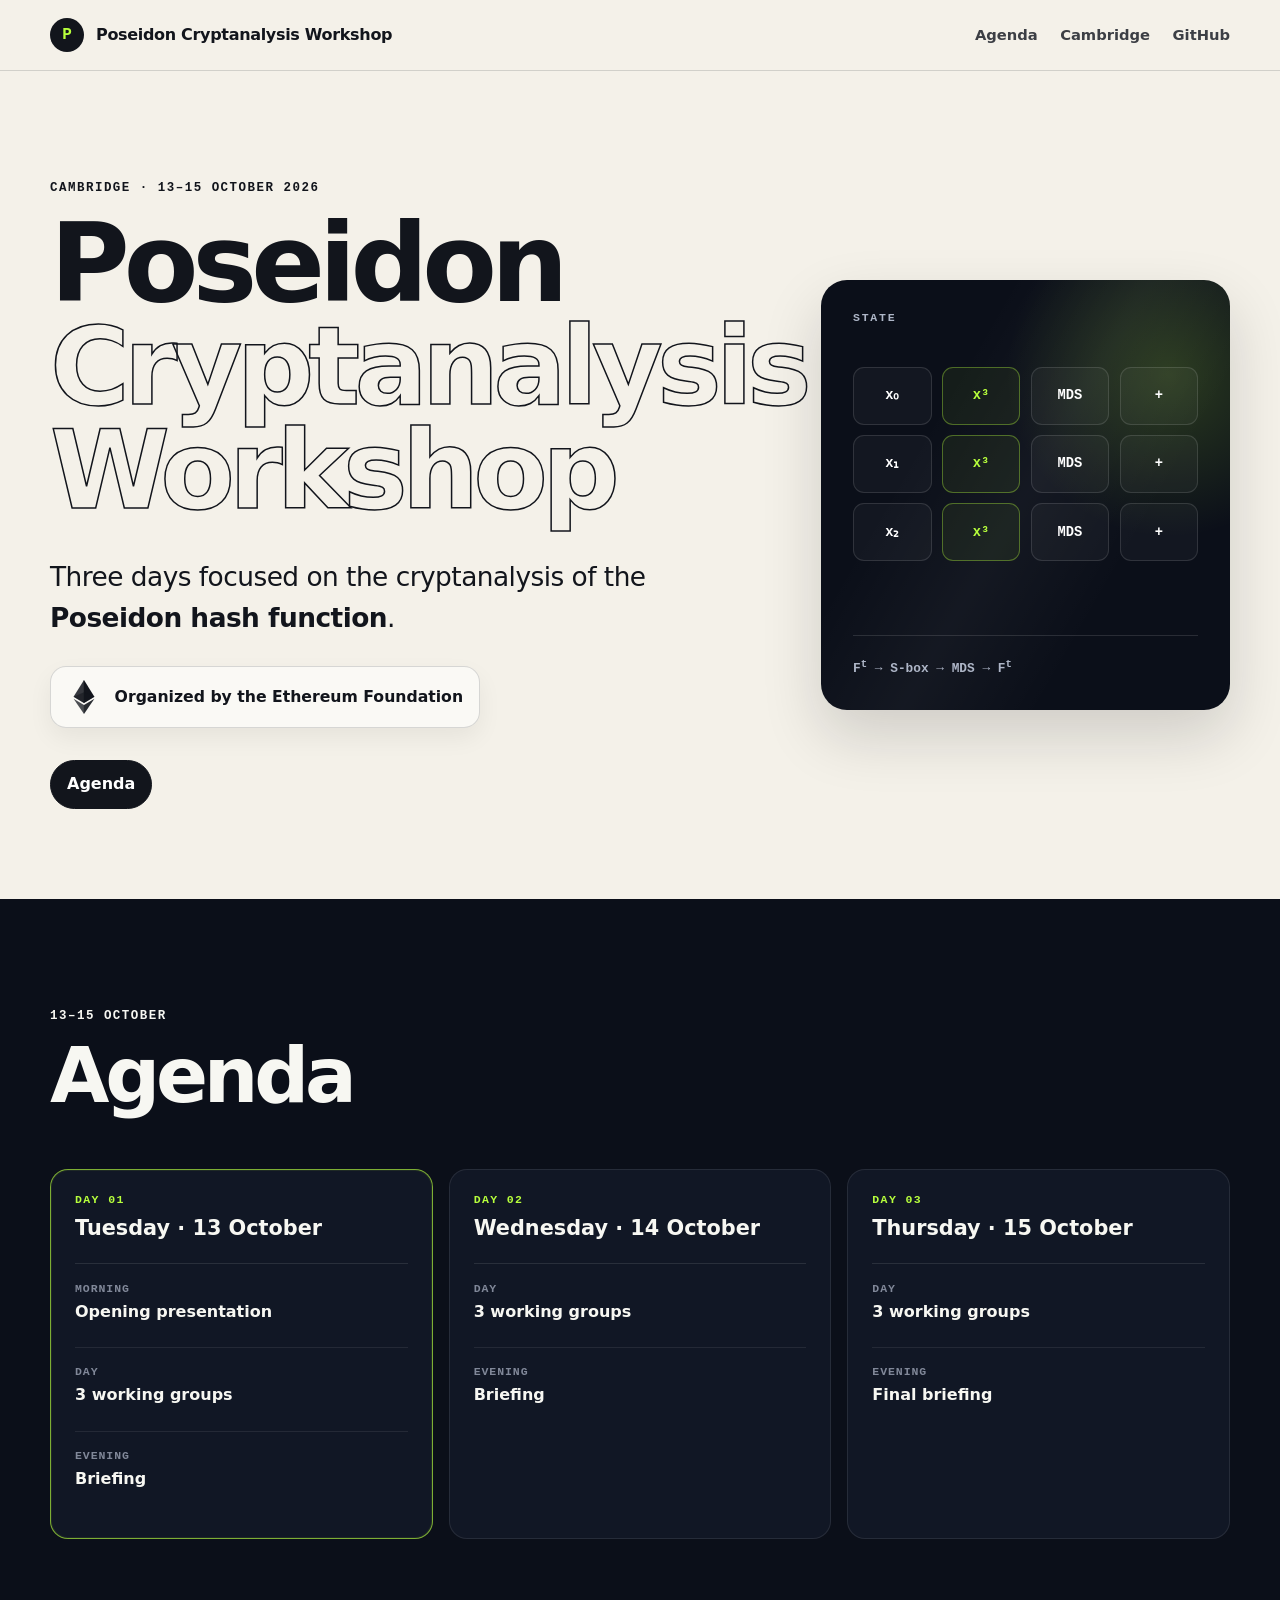
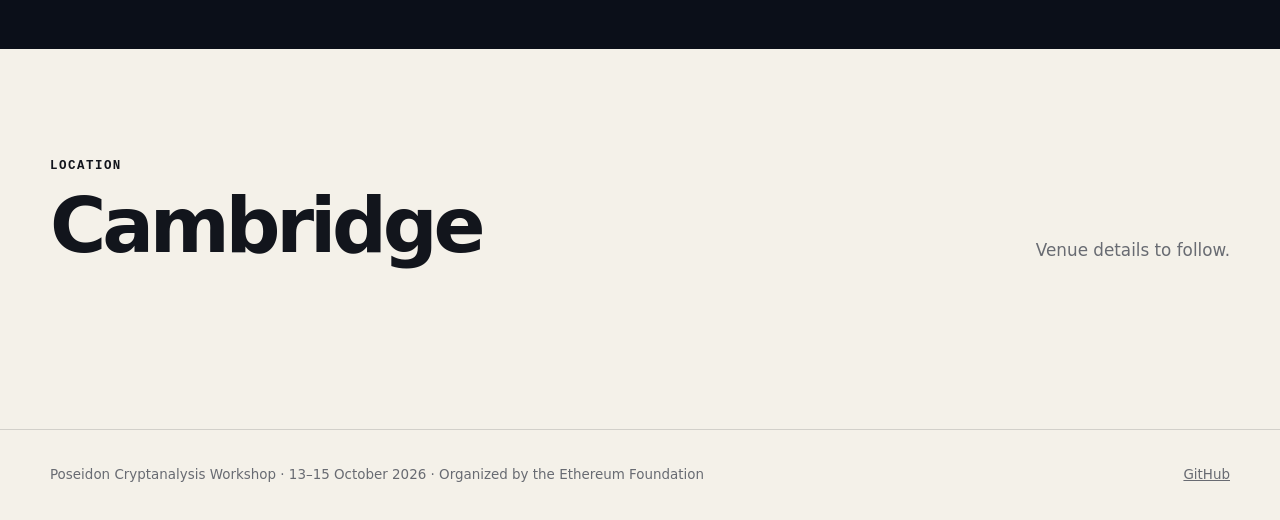
<file: index.html>
<!doctype html>
<html lang="en">
<head>
  <meta charset="utf-8" />
  <meta name="viewport" content="width=device-width, initial-scale=1" />
  <meta name="description" content="Poseidon Cryptanalysis Workshop — Cambridge, 13–15 October 2026." />
  <meta name="theme-color" content="#0b0f19" />
  <title>Poseidon Cryptanalysis Workshop — Cambridge, 13–15 October 2026</title>
  <link rel="stylesheet" href="styles.css" />
</head>
<body>
  <a class="skip-link" href="#main">Skip to content</a>

  <header class="site-header" id="top">
    <div class="nav-wrap shell">
      <a class="brand" href="#top" aria-label="Poseidon Cryptanalysis Workshop home">
        <span class="brand-mark" aria-hidden="true">P</span>
        <span>Poseidon Cryptanalysis Workshop</span>
      </a>
      <button class="menu-toggle" aria-expanded="false" aria-controls="site-nav">Menu</button>
      <nav class="site-nav" id="site-nav" aria-label="Primary navigation">
        <a href="#agenda">Agenda</a>
        <a href="#venue">Cambridge</a>
        <a href="https://github.com/asanso/poseidoncryptanalysisworkshop">GitHub</a>
      </nav>
    </div>
  </header>

  <main id="main">
    <section class="hero shell" aria-labelledby="hero-title">
      <div class="hero-copy">
        <p class="eyebrow">Cambridge · 13–15 October 2026</p>
        <h1 id="hero-title">Poseidon<br /><span>Cryptanalysis Workshop</span></h1>
        <p class="hero-lede">Three days focused on the cryptanalysis of the <strong>Poseidon hash function</strong>.</p>
        <div class="organizer-badge" aria-label="Organized by the Ethereum Foundation">
          <span class="organizer-logo" aria-hidden="true">
            <svg viewBox="0 0 256 417" role="img" focusable="false" xmlns="http://www.w3.org/2000/svg">
              <path d="M127.9 0L125 9.8V279.1L127.9 281.9L255.8 206.3z" fill="currentColor"/>
              <path d="M127.9 0L0 206.3L127.9 281.9V151.2z" fill="currentColor" opacity="0.85"/>
              <path d="M127.9 306.1L126.3 308.1V404L127.9 416.7L255.9 230.5z" fill="currentColor" opacity="0.9"/>
              <path d="M127.9 416.7V306.1L0 230.5z" fill="currentColor" opacity="0.75"/>
              <path d="M127.9 281.9L255.8 206.3L127.9 151.2z" fill="currentColor" opacity="0.7"/>
              <path d="M0 206.3L127.9 281.9V151.2z" fill="currentColor" opacity="0.55"/>
            </svg>
          </span>
          <span><strong>Organized by</strong> the Ethereum Foundation</span>
        </div>
        <div class="hero-actions">
          <a class="button button-primary" href="#agenda">Agenda</a>
        </div>
      </div>

      <div class="hash-visual" aria-label="Abstract diagram inspired by Poseidon permutation rounds">
        <div class="state-label">state</div>
        <div class="round-grid" aria-hidden="true">
          <span>x₀</span><span class="sbox">x³</span><span>MDS</span><span>+</span>
          <span>x₁</span><span class="sbox">x³</span><span>MDS</span><span>+</span>
          <span>x₂</span><span class="sbox">x³</span><span>MDS</span><span>+</span>
        </div>
        <div class="formula" aria-hidden="true">F<sup>t</sup> → S-box → MDS → F<sup>t</sup></div>
      </div>
    </section>

    <section class="section section-dark" id="agenda" aria-labelledby="agenda-title">
      <div class="shell">
        <div class="section-heading inline-heading">
          <div>
            <p class="eyebrow">13–15 October</p>
            <h2 id="agenda-title">Agenda</h2>
          </div>
        </div>

        <div class="agenda-grid">
          <article class="day-card featured">
            <div class="day-top">
              <p>Day 01</p>
              <h3>Tuesday · 13 October</h3>
            </div>
            <ol class="timeline">
              <li><time>Morning</time><div><strong>Opening presentation</strong></div></li>
              <li><time>Day</time><div><strong>3 working groups</strong></div></li>
              <li><time>Evening</time><div><strong>Briefing</strong></div></li>
            </ol>
          </article>

          <article class="day-card">
            <div class="day-top">
              <p>Day 02</p>
              <h3>Wednesday · 14 October</h3>
            </div>
            <ol class="timeline">
              <li><time>Day</time><div><strong>3 working groups</strong></div></li>
              <li><time>Evening</time><div><strong>Briefing</strong></div></li>
            </ol>
          </article>

          <article class="day-card">
            <div class="day-top">
              <p>Day 03</p>
              <h3>Thursday · 15 October</h3>
            </div>
            <ol class="timeline">
              <li><time>Day</time><div><strong>3 working groups</strong></div></li>
              <li><time>Evening</time><div><strong>Final briefing</strong></div></li>
            </ol>
          </article>
        </div>
      </div>
    </section>

    <section class="section shell" id="venue" aria-labelledby="venue-title">
      <div class="section-heading inline-heading">
        <div>
          <p class="eyebrow">Location</p>
          <h2 id="venue-title">Cambridge</h2>
        </div>
        <p>Venue details to follow.</p>
      </div>
    </section>
  </main>

  <footer class="site-footer">
    <div class="shell footer-inner">
      <p>Poseidon Cryptanalysis Workshop · 13–15 October 2026 · Organized by the Ethereum Foundation</p>
      <p><a href="https://github.com/asanso/poseidoncryptanalysisworkshop">GitHub</a></p>
    </div>
  </footer>

  <script src="script.js"></script>
</body>
</html>
</file>
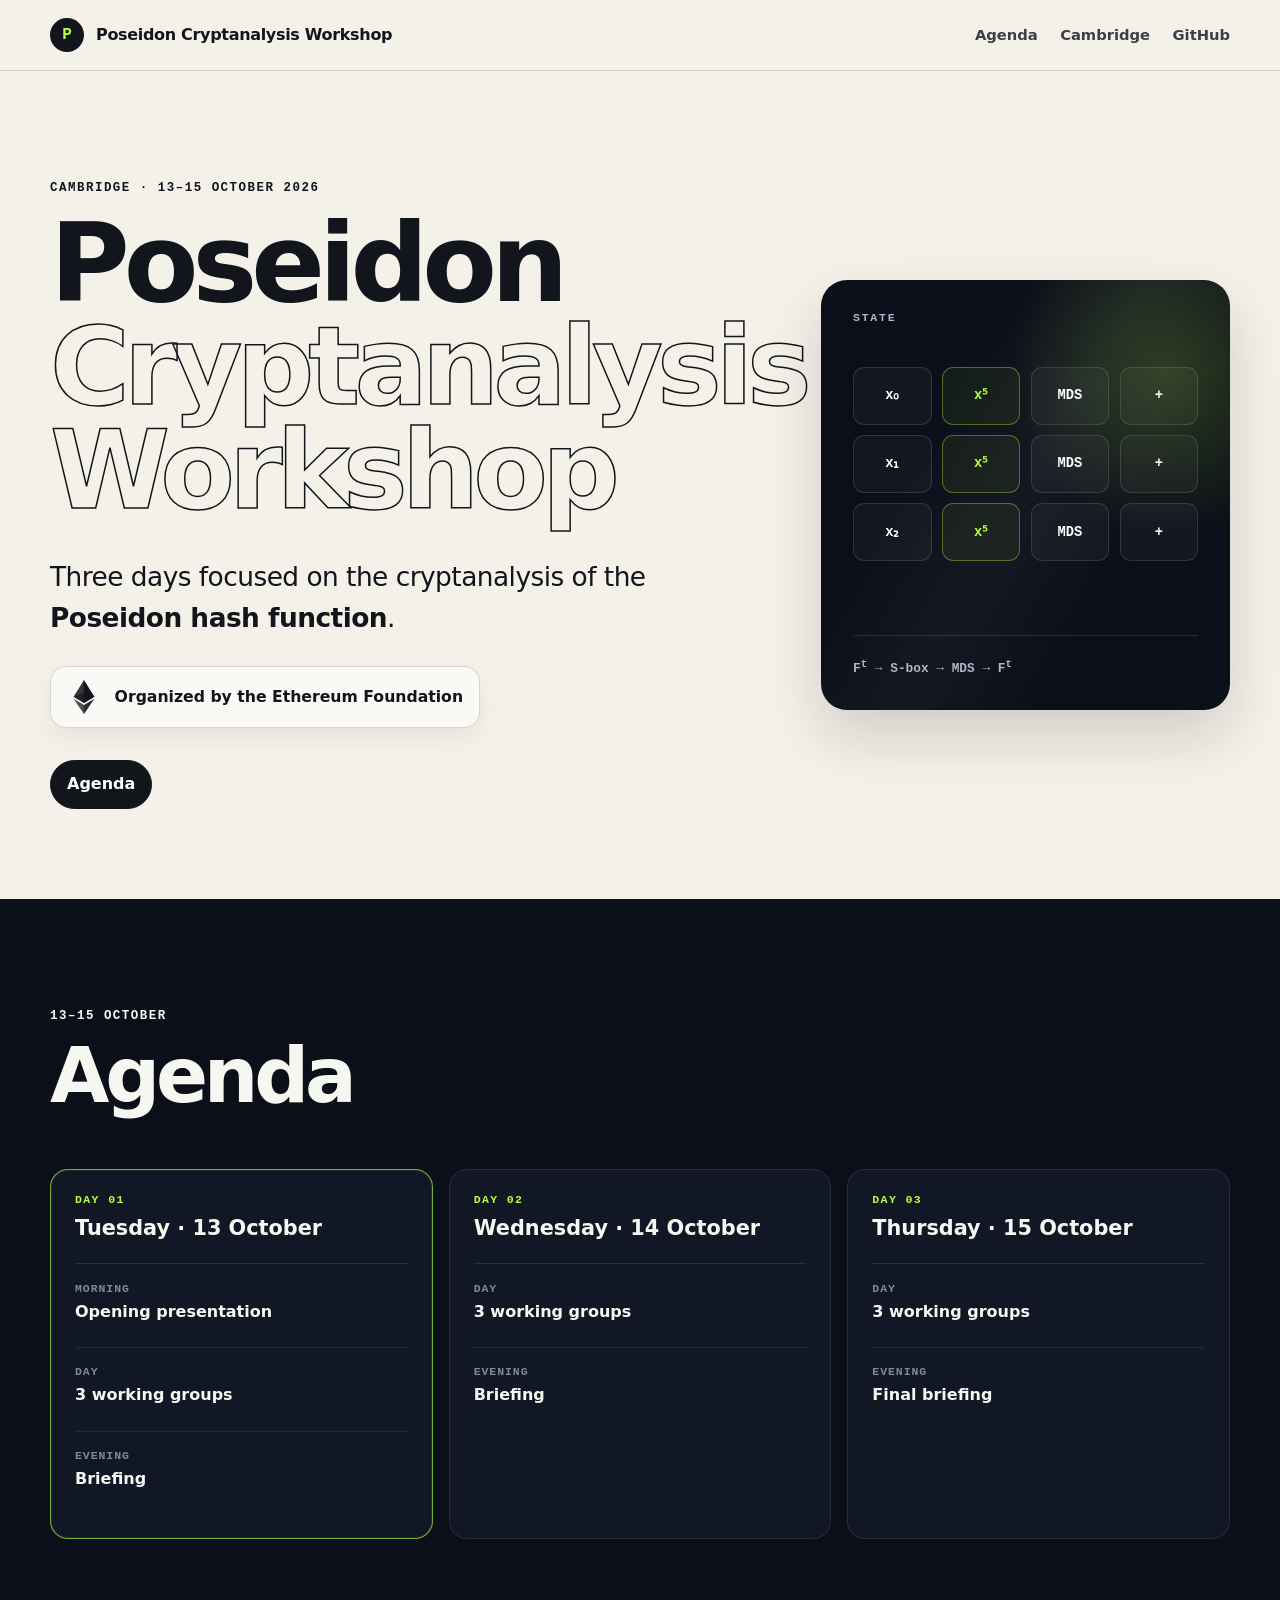
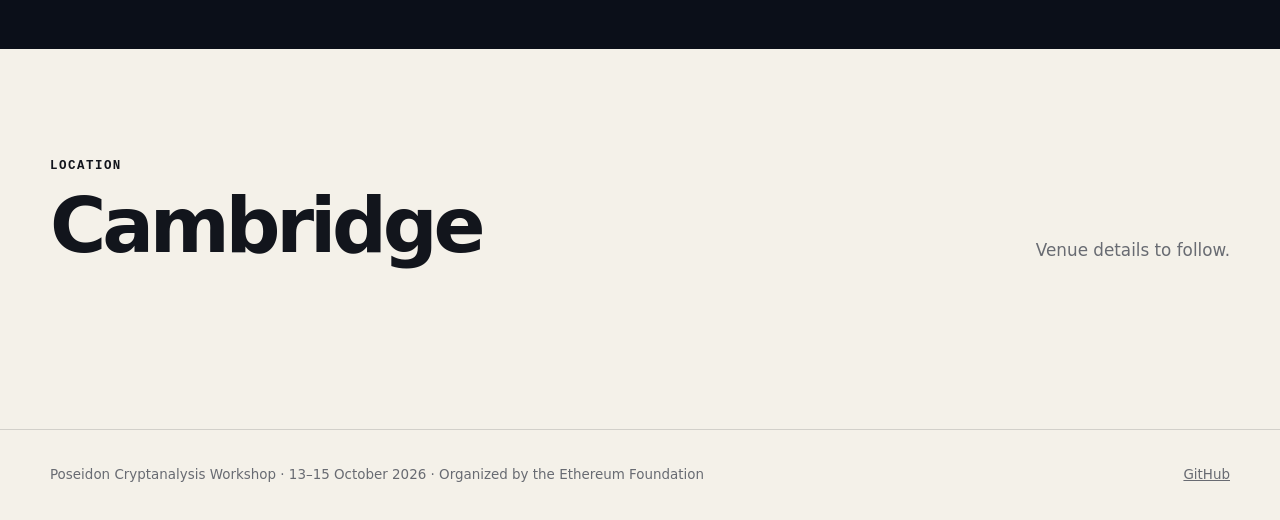
<file: index-standalone.html>
<!doctype html>
<html lang="en">
<head>
  <meta charset="utf-8" />
  <meta name="viewport" content="width=device-width, initial-scale=1" />
  <meta name="description" content="Poseidon Cryptanalysis Workshop — Cambridge, 13–15 October 2026." />
  <meta name="theme-color" content="#0b0f19" />
  <title>Poseidon Cryptanalysis Workshop — Cambridge, 13–15 October 2026</title>
  <style>
:root {
  --bg: #f4f1e9;
  --paper: #fbfaf6;
  --ink: #12151c;
  --muted: #686b72;
  --line: rgba(18, 21, 28, 0.15);
  --dark: #0b0f19;
  --dark-2: #111725;
  --acid: #b7ff3c;
  --acid-soft: #d7ff91;
  --max: 1180px;
}

* { box-sizing: border-box; }
html { scroll-behavior: smooth; }
body {
  margin: 0;
  background: var(--bg);
  color: var(--ink);
  font-family: Inter, ui-sans-serif, system-ui, -apple-system, BlinkMacSystemFont, "Segoe UI", sans-serif;
  line-height: 1.55;
}
a { color: inherit; }
code { font-family: "SFMono-Regular", Consolas, monospace; font-size: .92em; }

.skip-link {
  position: fixed;
  left: 1rem;
  top: -4rem;
  z-index: 1000;
  background: var(--acid);
  color: #000;
  padding: .7rem 1rem;
  font-weight: 800;
}
.skip-link:focus { top: 1rem; }

.shell { width: min(calc(100% - 40px), var(--max)); margin-inline: auto; }
.site-header {
  position: sticky;
  top: 0;
  z-index: 50;
  backdrop-filter: blur(18px);
  background: color-mix(in srgb, var(--bg) 88%, transparent);
  border-bottom: 1px solid var(--line);
}
.nav-wrap { min-height: 70px; display: flex; align-items: center; justify-content: space-between; gap: 2rem; }
.brand { display: inline-flex; align-items: center; gap: .75rem; text-decoration: none; font-weight: 800; letter-spacing: -.02em; }
.brand-mark { display: grid; place-items: center; width: 34px; height: 34px; border-radius: 50%; background: var(--ink); color: var(--acid); font: 800 16px/1 ui-monospace, monospace; }
.site-nav { display: flex; gap: 1.4rem; align-items: center; }
.site-nav a { text-decoration: none; font-size: .92rem; font-weight: 650; color: #3c3f45; }
.site-nav a:hover { color: #000; }
.menu-toggle { display: none; border: 1px solid var(--line); border-radius: 999px; background: transparent; padding: .55rem .8rem; font: inherit; font-weight: 700; }

.hero { min-height: 680px; padding: 110px 0 90px; display: grid; grid-template-columns: 1.25fr .75fr; gap: clamp(3rem, 7vw, 7rem); align-items: center; }
.eyebrow { margin: 0 0 1rem; font: 750 .78rem/1.2 ui-monospace, SFMono-Regular, Menlo, monospace; text-transform: uppercase; letter-spacing: .12em; }
.hero h1, .section h2 { margin: 0; font-weight: 820; letter-spacing: -.055em; line-height: .95; }
.hero h1 { font-size: clamp(3.7rem, 8.5vw, 7.2rem); max-width: 9ch; }
.hero h1 span { color: transparent; -webkit-text-stroke: 1.5px var(--ink); }
.hero-lede { max-width: 660px; margin: 2.2rem 0 .5rem; font-size: clamp(1.2rem, 2.2vw, 1.65rem); letter-spacing: -.02em; }
.hero-note { max-width: 620px; color: var(--muted); font-size: 1.04rem; }
.hero-actions { display: flex; flex-wrap: wrap; gap: .8rem; margin-top: 2rem; }
.button { display: inline-flex; align-items: center; justify-content: center; min-height: 48px; padding: .7rem 1rem; border-radius: 999px; text-decoration: none; font-weight: 800; border: 1px solid var(--ink); }
.button-primary { background: var(--ink); color: #fff; }
.button-primary:hover { background: var(--acid); color: #000; border-color: #000; }
.button-secondary:hover { background: #fff; }

.organizer-badge {
  display: inline-flex;
  align-items: center;
  gap: .85rem;
  margin-top: 1.2rem;
  padding: .8rem 1rem;
  border: 1px solid var(--line);
  border-radius: 16px;
  background: rgba(251,250,246,.88);
  box-shadow: 0 10px 24px rgba(16,19,25,.06);
  font-size: .98rem;
  font-weight: 650;
}
.organizer-badge strong { font-weight: 820; }
.organizer-logo {
  width: 34px;
  height: 34px;
  display: inline-grid;
  place-items: center;
  color: var(--ink);
  flex: 0 0 auto;
}
.organizer-logo svg { width: 100%; height: 100%; display: block; }


.hash-visual { position: relative; background: var(--dark); color: #fff; min-height: 430px; border-radius: 26px; padding: 2rem; overflow: hidden; box-shadow: 0 26px 60px rgba(16, 19, 25, .16); }
.hash-visual::before { content: ""; position: absolute; inset: -20%; background: radial-gradient(circle at 75% 30%, rgba(183,255,60,.18), transparent 27%), linear-gradient(120deg, transparent 35%, rgba(255,255,255,.04), transparent 65%); animation: drift 9s ease-in-out infinite alternate; }
@keyframes drift { to { transform: translate3d(-3%, 4%, 0) scale(1.06); } }
.state-label { position: relative; color: #aeb6c7; font: 700 .72rem/1 ui-monospace, monospace; text-transform: uppercase; letter-spacing: .15em; }
.round-grid { position: relative; margin-top: 2.7rem; display: grid; grid-template-columns: repeat(4, 1fr); gap: .65rem; }
.round-grid span { min-height: 58px; display: grid; place-items: center; border: 1px solid rgba(255,255,255,.12); border-radius: 11px; font: 700 .86rem/1 ui-monospace, monospace; background: rgba(255,255,255,.035); }
.round-grid .sbox { color: var(--acid); border-color: rgba(183,255,60,.35); background: rgba(183,255,60,.06); }
.formula { position: absolute; left: 2rem; right: 2rem; bottom: 2rem; border-top: 1px solid rgba(255,255,255,.12); padding-top: 1.3rem; color: #aeb6c7; font: 700 .8rem/1.4 ui-monospace, monospace; }

.metrics { background: var(--acid); border-block: 1px solid #93d52c; }
.metrics-grid { display: grid; grid-template-columns: repeat(4, 1fr); }
.metrics-grid > div { padding: 1.45rem 1rem; border-right: 1px solid rgba(0,0,0,.14); display: flex; align-items: baseline; gap: .65rem; }
.metrics-grid > div:first-child { padding-left: 0; }
.metrics-grid > div:last-child { border-right: 0; }
.metrics strong { font-size: 2rem; line-height: 1; }
.metrics span { font-size: .85rem; font-weight: 750; }

.section { padding: 110px 0; }
.section-dark { background: var(--dark); color: #f7f7f2; }
.section-accent { background: var(--acid); }
.section-heading { margin-bottom: 3.5rem; }
.section-heading h2 { font-size: clamp(3rem, 6vw, 5.7rem); max-width: 12ch; }
.inline-heading { display: flex; justify-content: space-between; gap: 3rem; align-items: end; }
.inline-heading > p { max-width: 520px; margin: 0; color: #aaafba; font-size: 1.05rem; }
.section:not(.section-dark) .inline-heading > p { color: var(--muted); }
.two-column { display: grid; grid-template-columns: .9fr 1.1fr; gap: clamp(3rem, 8vw, 8rem); }
.copy-grid p { margin-top: 0; }
.lead { font-size: clamp(1.45rem, 2.7vw, 2.2rem); line-height: 1.25; letter-spacing: -.03em; font-weight: 650; }
.copy-grid > div { font-size: 1.08rem; color: #43464c; }
.copy-grid > div p + p { margin-top: 1.5rem; }

.agenda-grid { display: grid; grid-template-columns: repeat(3, 1fr); gap: 1rem; }
.day-card { background: var(--dark-2); border: 1px solid rgba(255,255,255,.09); border-radius: 18px; padding: 1.5rem; }
.day-card.featured { border-color: rgba(183,255,60,.65); box-shadow: inset 0 0 0 1px rgba(183,255,60,.08); }
.day-top { padding-bottom: 1.2rem; border-bottom: 1px solid rgba(255,255,255,.1); }
.day-top p { margin: 0 0 .4rem; color: var(--acid); font: 750 .72rem/1 ui-monospace, monospace; letter-spacing: .12em; text-transform: uppercase; }
.day-top h3 { margin: 0; font-size: 1.3rem; }
.timeline { list-style: none; padding: 0; margin: 0; }
.timeline li { padding: 1.15rem 0; border-bottom: 1px solid rgba(255,255,255,.08); }
.timeline li:last-child { border-bottom: 0; }
.timeline time { display: block; margin-bottom: .35rem; color: #818899; font: 700 .72rem/1 ui-monospace, monospace; text-transform: uppercase; letter-spacing: .08em; }
.timeline strong { display: block; margin-bottom: .25rem; }
.timeline span { display: block; color: #aeb6c7; font-size: .9rem; line-height: 1.45; }
.agenda-footnote { margin: 1.4rem 0 0; color: #808798; font-size: .86rem; }

.wg-grid { display: grid; grid-template-columns: repeat(3, 1fr); gap: 1rem; }
.wg-card { min-height: 360px; border: 1px solid var(--line); border-radius: 18px; background: var(--paper); padding: 1.8rem; display: flex; flex-direction: column; }
.wg-number { width: 45px; height: 45px; border-radius: 50%; display: grid; place-items: center; background: var(--ink); color: var(--acid); font: 750 .78rem/1 ui-monospace, monospace; }
.wg-card h3 { margin: 2.2rem 0 .7rem; font-size: 1.65rem; letter-spacing: -.03em; }
.wg-card p { margin: 0; color: #55585e; }
.wg-card .wg-tag { margin-top: auto; padding-top: 1.5rem; font: 700 .74rem/1.4 ui-monospace, monospace; text-transform: uppercase; letter-spacing: .06em; color: #22262c; }
.muted { margin: 1rem 0 0; color: var(--muted); font-size: .88rem; }

.briefing-grid { display: grid; grid-template-columns: .85fr 1.15fr; gap: clamp(3rem, 8vw, 8rem); }
.briefing-grid h2 { font-size: clamp(3.2rem, 6.5vw, 6rem); max-width: 8ch; }
.briefing-list > div { display: grid; grid-template-columns: 44px 1fr; gap: 1rem; border-top: 1px solid rgba(0,0,0,.22); padding: 1.3rem 0; }
.briefing-list > div:last-child { border-bottom: 1px solid rgba(0,0,0,.22); }
.briefing-list span { font: 800 .75rem/1.5 ui-monospace, monospace; }
.briefing-list p { margin: 0; }


.resource-grid { display: grid; grid-template-columns: repeat(4, 1fr); border-top: 1px solid rgba(255,255,255,.12); border-left: 1px solid rgba(255,255,255,.12); }
.resource-grid > div { min-height: 280px; border-right: 1px solid rgba(255,255,255,.12); border-bottom: 1px solid rgba(255,255,255,.12); padding: 1.5rem; }
.resource-grid span { color: var(--acid); font: 750 .72rem/1 ui-monospace, monospace; text-transform: uppercase; letter-spacing: .1em; }
.resource-grid h3 { margin: 3.8rem 0 .7rem; font-size: 1.3rem; }
.resource-grid p { margin: 0; color: #9fa7b7; font-size: .92rem; }

.closing { text-align: center; }
.closing h2 { max-width: none; font-size: clamp(3.3rem, 7vw, 7rem); }
.closing > p:not(.eyebrow) { font-size: 1.2rem; color: var(--muted); margin: 1.4rem 0 2rem; }
.site-footer { border-top: 1px solid var(--line); }
.footer-inner { min-height: 90px; display: flex; align-items: center; justify-content: space-between; gap: 2rem; font-size: .84rem; color: var(--muted); }
.footer-inner a:hover { color: #000; }

@media (max-width: 900px) {
  .hero { grid-template-columns: 1fr; padding-top: 80px; }
  .hash-visual { min-height: 350px; }
  .metrics-grid { grid-template-columns: repeat(2, 1fr); }
  .metrics-grid > div:nth-child(2) { border-right: 0; }
  .metrics-grid > div:nth-child(-n+2) { border-bottom: 1px solid rgba(0,0,0,.14); }
  .metrics-grid > div { padding-left: 1rem !important; }
  .two-column, .briefing-grid { grid-template-columns: 1fr; }
  .agenda-grid, .wg-grid { grid-template-columns: 1fr; }
  .day-card, .wg-card { min-height: 0; }
  .resource-grid { grid-template-columns: repeat(2, 1fr); }
  .inline-heading { align-items: start; flex-direction: column; }
}

@media (max-width: 680px) {
  .shell { width: min(calc(100% - 28px), var(--max)); }
  .nav-wrap { min-height: 62px; }
  .brand span:last-child { font-size: .9rem; }
  .menu-toggle { display: block; }
  .site-nav { position: absolute; left: 14px; right: 14px; top: 68px; display: none; flex-direction: column; align-items: stretch; gap: 0; padding: .5rem; background: var(--paper); border: 1px solid var(--line); border-radius: 14px; box-shadow: 0 18px 40px rgba(0,0,0,.12); }
  .site-nav.open { display: flex; }
  .site-nav a { padding: .8rem; }
  .hero { min-height: auto; padding: 70px 0; }
  .hero h1 { font-size: clamp(3.3rem, 17vw, 5.1rem); }
  .section { padding: 78px 0; }
  .metrics-grid { grid-template-columns: 1fr 1fr; }
  .resource-grid { grid-template-columns: 1fr; }
  .footer-inner { flex-direction: column; align-items: flex-start; justify-content: center; padding: 1.3rem 0; gap: .2rem; }
}

@media (prefers-reduced-motion: reduce) {
  *, *::before, *::after { animation-duration: .001ms !important; animation-iteration-count: 1 !important; scroll-behavior: auto !important; }
}

</style>
</head>
<body>
  <a class="skip-link" href="#main">Skip to content</a>

  <header class="site-header" id="top">
    <div class="nav-wrap shell">
      <a class="brand" href="#top" aria-label="Poseidon Cryptanalysis Workshop home">
        <span class="brand-mark" aria-hidden="true">P</span>
        <span>Poseidon Cryptanalysis Workshop</span>
      </a>
      <button class="menu-toggle" aria-expanded="false" aria-controls="site-nav">Menu</button>
      <nav class="site-nav" id="site-nav" aria-label="Primary navigation">
        <a href="#agenda">Agenda</a>
        <a href="#venue">Cambridge</a>
        <a href="https://github.com/asanso/poseidoncryptanalysisworkshop">GitHub</a>
      </nav>
    </div>
  </header>

  <main id="main">
    <section class="hero shell" aria-labelledby="hero-title">
      <div class="hero-copy">
        <p class="eyebrow">Cambridge · 13–15 October 2026</p>
        <h1 id="hero-title">Poseidon<br /><span>Cryptanalysis Workshop</span></h1>
        <p class="hero-lede">Three days focused on the cryptanalysis of the <strong>Poseidon hash function</strong>.</p>
        <div class="organizer-badge" aria-label="Organized by the Ethereum Foundation">
          <span class="organizer-logo" aria-hidden="true">
            <svg viewBox="0 0 256 417" role="img" focusable="false" xmlns="http://www.w3.org/2000/svg">
              <path d="M127.9 0L125 9.8V279.1L127.9 281.9L255.8 206.3z" fill="currentColor"/>
              <path d="M127.9 0L0 206.3L127.9 281.9V151.2z" fill="currentColor" opacity="0.85"/>
              <path d="M127.9 306.1L126.3 308.1V404L127.9 416.7L255.9 230.5z" fill="currentColor" opacity="0.9"/>
              <path d="M127.9 416.7V306.1L0 230.5z" fill="currentColor" opacity="0.75"/>
              <path d="M127.9 281.9L255.8 206.3L127.9 151.2z" fill="currentColor" opacity="0.7"/>
              <path d="M0 206.3L127.9 281.9V151.2z" fill="currentColor" opacity="0.55"/>
            </svg>
          </span>
          <span><strong>Organized by</strong> the Ethereum Foundation</span>
        </div>
        <div class="hero-actions">
          <a class="button button-primary" href="#agenda">Agenda</a>
        </div>
      </div>

      <div class="hash-visual" aria-label="Abstract diagram inspired by Poseidon permutation rounds">
        <div class="state-label">state</div>
        <div class="round-grid" aria-hidden="true">
          <span>x₀</span><span class="sbox">x⁵</span><span>MDS</span><span>+</span>
          <span>x₁</span><span class="sbox">x⁵</span><span>MDS</span><span>+</span>
          <span>x₂</span><span class="sbox">x⁵</span><span>MDS</span><span>+</span>
        </div>
        <div class="formula" aria-hidden="true">F<sup>t</sup> → S-box → MDS → F<sup>t</sup></div>
      </div>
    </section>

    <section class="section section-dark" id="agenda" aria-labelledby="agenda-title">
      <div class="shell">
        <div class="section-heading inline-heading">
          <div>
            <p class="eyebrow">13–15 October</p>
            <h2 id="agenda-title">Agenda</h2>
          </div>
        </div>

        <div class="agenda-grid">
          <article class="day-card featured">
            <div class="day-top">
              <p>Day 01</p>
              <h3>Tuesday · 13 October</h3>
            </div>
            <ol class="timeline">
              <li><time>Morning</time><div><strong>Opening presentation</strong></div></li>
              <li><time>Day</time><div><strong>3 working groups</strong></div></li>
              <li><time>Evening</time><div><strong>Briefing</strong></div></li>
            </ol>
          </article>

          <article class="day-card">
            <div class="day-top">
              <p>Day 02</p>
              <h3>Wednesday · 14 October</h3>
            </div>
            <ol class="timeline">
              <li><time>Day</time><div><strong>3 working groups</strong></div></li>
              <li><time>Evening</time><div><strong>Briefing</strong></div></li>
            </ol>
          </article>

          <article class="day-card">
            <div class="day-top">
              <p>Day 03</p>
              <h3>Thursday · 15 October</h3>
            </div>
            <ol class="timeline">
              <li><time>Day</time><div><strong>3 working groups</strong></div></li>
              <li><time>Evening</time><div><strong>Final briefing</strong></div></li>
            </ol>
          </article>
        </div>
      </div>
    </section>

    <section class="section shell" id="venue" aria-labelledby="venue-title">
      <div class="section-heading inline-heading">
        <div>
          <p class="eyebrow">Location</p>
          <h2 id="venue-title">Cambridge</h2>
        </div>
        <p>Venue details to follow.</p>
      </div>
    </section>
  </main>

  <footer class="site-footer">
    <div class="shell footer-inner">
      <p>Poseidon Cryptanalysis Workshop · 13–15 October 2026 · Organized by the Ethereum Foundation</p>
      <p><a href="https://github.com/asanso/poseidoncryptanalysisworkshop">GitHub</a></p>
    </div>
  </footer>

  <script>
const toggle = document.querySelector('.menu-toggle');
const nav = document.querySelector('.site-nav');

if (toggle && nav) {
  toggle.addEventListener('click', () => {
    const open = nav.classList.toggle('open');
    toggle.setAttribute('aria-expanded', String(open));
  });

  nav.querySelectorAll('a').forEach((link) => {
    link.addEventListener('click', () => {
      nav.classList.remove('open');
      toggle.setAttribute('aria-expanded', 'false');
    });
  });
}

</script>
</body>
</html>
</file>
<file: styles.css>
:root {
  --bg: #f4f1e9;
  --paper: #fbfaf6;
  --ink: #12151c;
  --muted: #686b72;
  --line: rgba(18, 21, 28, 0.15);
  --dark: #0b0f19;
  --dark-2: #111725;
  --acid: #b7ff3c;
  --acid-soft: #d7ff91;
  --max: 1180px;
}

* { box-sizing: border-box; }
html { scroll-behavior: smooth; }
body {
  margin: 0;
  background: var(--bg);
  color: var(--ink);
  font-family: Inter, ui-sans-serif, system-ui, -apple-system, BlinkMacSystemFont, "Segoe UI", sans-serif;
  line-height: 1.55;
}
a { color: inherit; }
code { font-family: "SFMono-Regular", Consolas, monospace; font-size: .92em; }

.skip-link {
  position: fixed;
  left: 1rem;
  top: -4rem;
  z-index: 1000;
  background: var(--acid);
  color: #000;
  padding: .7rem 1rem;
  font-weight: 800;
}
.skip-link:focus { top: 1rem; }

.shell { width: min(calc(100% - 40px), var(--max)); margin-inline: auto; }
.site-header {
  position: sticky;
  top: 0;
  z-index: 50;
  backdrop-filter: blur(18px);
  background: color-mix(in srgb, var(--bg) 88%, transparent);
  border-bottom: 1px solid var(--line);
}
.nav-wrap { min-height: 70px; display: flex; align-items: center; justify-content: space-between; gap: 2rem; }
.brand { display: inline-flex; align-items: center; gap: .75rem; text-decoration: none; font-weight: 800; letter-spacing: -.02em; }
.brand-mark { display: grid; place-items: center; width: 34px; height: 34px; border-radius: 50%; background: var(--ink); color: var(--acid); font: 800 16px/1 ui-monospace, monospace; }
.site-nav { display: flex; gap: 1.4rem; align-items: center; }
.site-nav a { text-decoration: none; font-size: .92rem; font-weight: 650; color: #3c3f45; }
.site-nav a:hover { color: #000; }
.menu-toggle { display: none; border: 1px solid var(--line); border-radius: 999px; background: transparent; padding: .55rem .8rem; font: inherit; font-weight: 700; }

.hero { min-height: 680px; padding: 110px 0 90px; display: grid; grid-template-columns: 1.25fr .75fr; gap: clamp(3rem, 7vw, 7rem); align-items: center; }
.eyebrow { margin: 0 0 1rem; font: 750 .78rem/1.2 ui-monospace, SFMono-Regular, Menlo, monospace; text-transform: uppercase; letter-spacing: .12em; }
.hero h1, .section h2 { margin: 0; font-weight: 820; letter-spacing: -.055em; line-height: .95; }
.hero h1 { font-size: clamp(3.7rem, 8.5vw, 7.2rem); max-width: 9ch; }
.hero h1 span { color: transparent; -webkit-text-stroke: 1.5px var(--ink); }
.hero-lede { max-width: 660px; margin: 2.2rem 0 .5rem; font-size: clamp(1.2rem, 2.2vw, 1.65rem); letter-spacing: -.02em; }
.hero-note { max-width: 620px; color: var(--muted); font-size: 1.04rem; }
.hero-actions { display: flex; flex-wrap: wrap; gap: .8rem; margin-top: 2rem; }
.button { display: inline-flex; align-items: center; justify-content: center; min-height: 48px; padding: .7rem 1rem; border-radius: 999px; text-decoration: none; font-weight: 800; border: 1px solid var(--ink); }
.button-primary { background: var(--ink); color: #fff; }
.button-primary:hover { background: var(--acid); color: #000; border-color: #000; }
.button-secondary:hover { background: #fff; }

.organizer-badge {
  display: inline-flex;
  align-items: center;
  gap: .85rem;
  margin-top: 1.2rem;
  padding: .8rem 1rem;
  border: 1px solid var(--line);
  border-radius: 16px;
  background: rgba(251,250,246,.88);
  box-shadow: 0 10px 24px rgba(16,19,25,.06);
  font-size: .98rem;
  font-weight: 650;
}
.organizer-badge strong { font-weight: 820; }
.organizer-logo {
  width: 34px;
  height: 34px;
  display: inline-grid;
  place-items: center;
  color: var(--ink);
  flex: 0 0 auto;
}
.organizer-logo svg { width: 100%; height: 100%; display: block; }


.hash-visual { position: relative; background: var(--dark); color: #fff; min-height: 430px; border-radius: 26px; padding: 2rem; overflow: hidden; box-shadow: 0 26px 60px rgba(16, 19, 25, .16); }
.hash-visual::before { content: ""; position: absolute; inset: -20%; background: radial-gradient(circle at 75% 30%, rgba(183,255,60,.18), transparent 27%), linear-gradient(120deg, transparent 35%, rgba(255,255,255,.04), transparent 65%); animation: drift 9s ease-in-out infinite alternate; }
@keyframes drift { to { transform: translate3d(-3%, 4%, 0) scale(1.06); } }
.state-label { position: relative; color: #aeb6c7; font: 700 .72rem/1 ui-monospace, monospace; text-transform: uppercase; letter-spacing: .15em; }
.round-grid { position: relative; margin-top: 2.7rem; display: grid; grid-template-columns: repeat(4, 1fr); gap: .65rem; }
.round-grid span { min-height: 58px; display: grid; place-items: center; border: 1px solid rgba(255,255,255,.12); border-radius: 11px; font: 700 .86rem/1 ui-monospace, monospace; background: rgba(255,255,255,.035); }
.round-grid .sbox { color: var(--acid); border-color: rgba(183,255,60,.35); background: rgba(183,255,60,.06); }
.formula { position: absolute; left: 2rem; right: 2rem; bottom: 2rem; border-top: 1px solid rgba(255,255,255,.12); padding-top: 1.3rem; color: #aeb6c7; font: 700 .8rem/1.4 ui-monospace, monospace; }

.metrics { background: var(--acid); border-block: 1px solid #93d52c; }
.metrics-grid { display: grid; grid-template-columns: repeat(4, 1fr); }
.metrics-grid > div { padding: 1.45rem 1rem; border-right: 1px solid rgba(0,0,0,.14); display: flex; align-items: baseline; gap: .65rem; }
.metrics-grid > div:first-child { padding-left: 0; }
.metrics-grid > div:last-child { border-right: 0; }
.metrics strong { font-size: 2rem; line-height: 1; }
.metrics span { font-size: .85rem; font-weight: 750; }

.section { padding: 110px 0; }
.section-dark { background: var(--dark); color: #f7f7f2; }
.section-accent { background: var(--acid); }
.section-heading { margin-bottom: 3.5rem; }
.section-heading h2 { font-size: clamp(3rem, 6vw, 5.7rem); max-width: 12ch; }
.inline-heading { display: flex; justify-content: space-between; gap: 3rem; align-items: end; }
.inline-heading > p { max-width: 520px; margin: 0; color: #aaafba; font-size: 1.05rem; }
.section:not(.section-dark) .inline-heading > p { color: var(--muted); }
.two-column { display: grid; grid-template-columns: .9fr 1.1fr; gap: clamp(3rem, 8vw, 8rem); }
.copy-grid p { margin-top: 0; }
.lead { font-size: clamp(1.45rem, 2.7vw, 2.2rem); line-height: 1.25; letter-spacing: -.03em; font-weight: 650; }
.copy-grid > div { font-size: 1.08rem; color: #43464c; }
.copy-grid > div p + p { margin-top: 1.5rem; }

.agenda-grid { display: grid; grid-template-columns: repeat(3, 1fr); gap: 1rem; }
.day-card { background: var(--dark-2); border: 1px solid rgba(255,255,255,.09); border-radius: 18px; padding: 1.5rem; }
.day-card.featured { border-color: rgba(183,255,60,.65); box-shadow: inset 0 0 0 1px rgba(183,255,60,.08); }
.day-top { padding-bottom: 1.2rem; border-bottom: 1px solid rgba(255,255,255,.1); }
.day-top p { margin: 0 0 .4rem; color: var(--acid); font: 750 .72rem/1 ui-monospace, monospace; letter-spacing: .12em; text-transform: uppercase; }
.day-top h3 { margin: 0; font-size: 1.3rem; }
.timeline { list-style: none; padding: 0; margin: 0; }
.timeline li { padding: 1.15rem 0; border-bottom: 1px solid rgba(255,255,255,.08); }
.timeline li:last-child { border-bottom: 0; }
.timeline time { display: block; margin-bottom: .35rem; color: #818899; font: 700 .72rem/1 ui-monospace, monospace; text-transform: uppercase; letter-spacing: .08em; }
.timeline strong { display: block; margin-bottom: .25rem; }
.timeline span { display: block; color: #aeb6c7; font-size: .9rem; line-height: 1.45; }
.agenda-footnote { margin: 1.4rem 0 0; color: #808798; font-size: .86rem; }

.wg-grid { display: grid; grid-template-columns: repeat(3, 1fr); gap: 1rem; }
.wg-card { min-height: 360px; border: 1px solid var(--line); border-radius: 18px; background: var(--paper); padding: 1.8rem; display: flex; flex-direction: column; }
.wg-number { width: 45px; height: 45px; border-radius: 50%; display: grid; place-items: center; background: var(--ink); color: var(--acid); font: 750 .78rem/1 ui-monospace, monospace; }
.wg-card h3 { margin: 2.2rem 0 .7rem; font-size: 1.65rem; letter-spacing: -.03em; }
.wg-card p { margin: 0; color: #55585e; }
.wg-card .wg-tag { margin-top: auto; padding-top: 1.5rem; font: 700 .74rem/1.4 ui-monospace, monospace; text-transform: uppercase; letter-spacing: .06em; color: #22262c; }
.muted { margin: 1rem 0 0; color: var(--muted); font-size: .88rem; }

.briefing-grid { display: grid; grid-template-columns: .85fr 1.15fr; gap: clamp(3rem, 8vw, 8rem); }
.briefing-grid h2 { font-size: clamp(3.2rem, 6.5vw, 6rem); max-width: 8ch; }
.briefing-list > div { display: grid; grid-template-columns: 44px 1fr; gap: 1rem; border-top: 1px solid rgba(0,0,0,.22); padding: 1.3rem 0; }
.briefing-list > div:last-child { border-bottom: 1px solid rgba(0,0,0,.22); }
.briefing-list span { font: 800 .75rem/1.5 ui-monospace, monospace; }
.briefing-list p { margin: 0; }


.resource-grid { display: grid; grid-template-columns: repeat(4, 1fr); border-top: 1px solid rgba(255,255,255,.12); border-left: 1px solid rgba(255,255,255,.12); }
.resource-grid > div { min-height: 280px; border-right: 1px solid rgba(255,255,255,.12); border-bottom: 1px solid rgba(255,255,255,.12); padding: 1.5rem; }
.resource-grid span { color: var(--acid); font: 750 .72rem/1 ui-monospace, monospace; text-transform: uppercase; letter-spacing: .1em; }
.resource-grid h3 { margin: 3.8rem 0 .7rem; font-size: 1.3rem; }
.resource-grid p { margin: 0; color: #9fa7b7; font-size: .92rem; }

.closing { text-align: center; }
.closing h2 { max-width: none; font-size: clamp(3.3rem, 7vw, 7rem); }
.closing > p:not(.eyebrow) { font-size: 1.2rem; color: var(--muted); margin: 1.4rem 0 2rem; }
.site-footer { border-top: 1px solid var(--line); }
.footer-inner { min-height: 90px; display: flex; align-items: center; justify-content: space-between; gap: 2rem; font-size: .84rem; color: var(--muted); }
.footer-inner a:hover { color: #000; }

@media (max-width: 900px) {
  .hero { grid-template-columns: 1fr; padding-top: 80px; }
  .hash-visual { min-height: 350px; }
  .metrics-grid { grid-template-columns: repeat(2, 1fr); }
  .metrics-grid > div:nth-child(2) { border-right: 0; }
  .metrics-grid > div:nth-child(-n+2) { border-bottom: 1px solid rgba(0,0,0,.14); }
  .metrics-grid > div { padding-left: 1rem !important; }
  .two-column, .briefing-grid { grid-template-columns: 1fr; }
  .agenda-grid, .wg-grid { grid-template-columns: 1fr; }
  .day-card, .wg-card { min-height: 0; }
  .resource-grid { grid-template-columns: repeat(2, 1fr); }
  .inline-heading { align-items: start; flex-direction: column; }
}

@media (max-width: 680px) {
  .shell { width: min(calc(100% - 28px), var(--max)); }
  .nav-wrap { min-height: 62px; }
  .brand span:last-child { font-size: .9rem; }
  .menu-toggle { display: block; }
  .site-nav { position: absolute; left: 14px; right: 14px; top: 68px; display: none; flex-direction: column; align-items: stretch; gap: 0; padding: .5rem; background: var(--paper); border: 1px solid var(--line); border-radius: 14px; box-shadow: 0 18px 40px rgba(0,0,0,.12); }
  .site-nav.open { display: flex; }
  .site-nav a { padding: .8rem; }
  .hero { min-height: auto; padding: 70px 0; }
  .hero h1 { font-size: clamp(3.3rem, 17vw, 5.1rem); }
  .section { padding: 78px 0; }
  .metrics-grid { grid-template-columns: 1fr 1fr; }
  .resource-grid { grid-template-columns: 1fr; }
  .footer-inner { flex-direction: column; align-items: flex-start; justify-content: center; padding: 1.3rem 0; gap: .2rem; }
}

@media (prefers-reduced-motion: reduce) {
  *, *::before, *::after { animation-duration: .001ms !important; animation-iteration-count: 1 !important; scroll-behavior: auto !important; }
}
</file>
